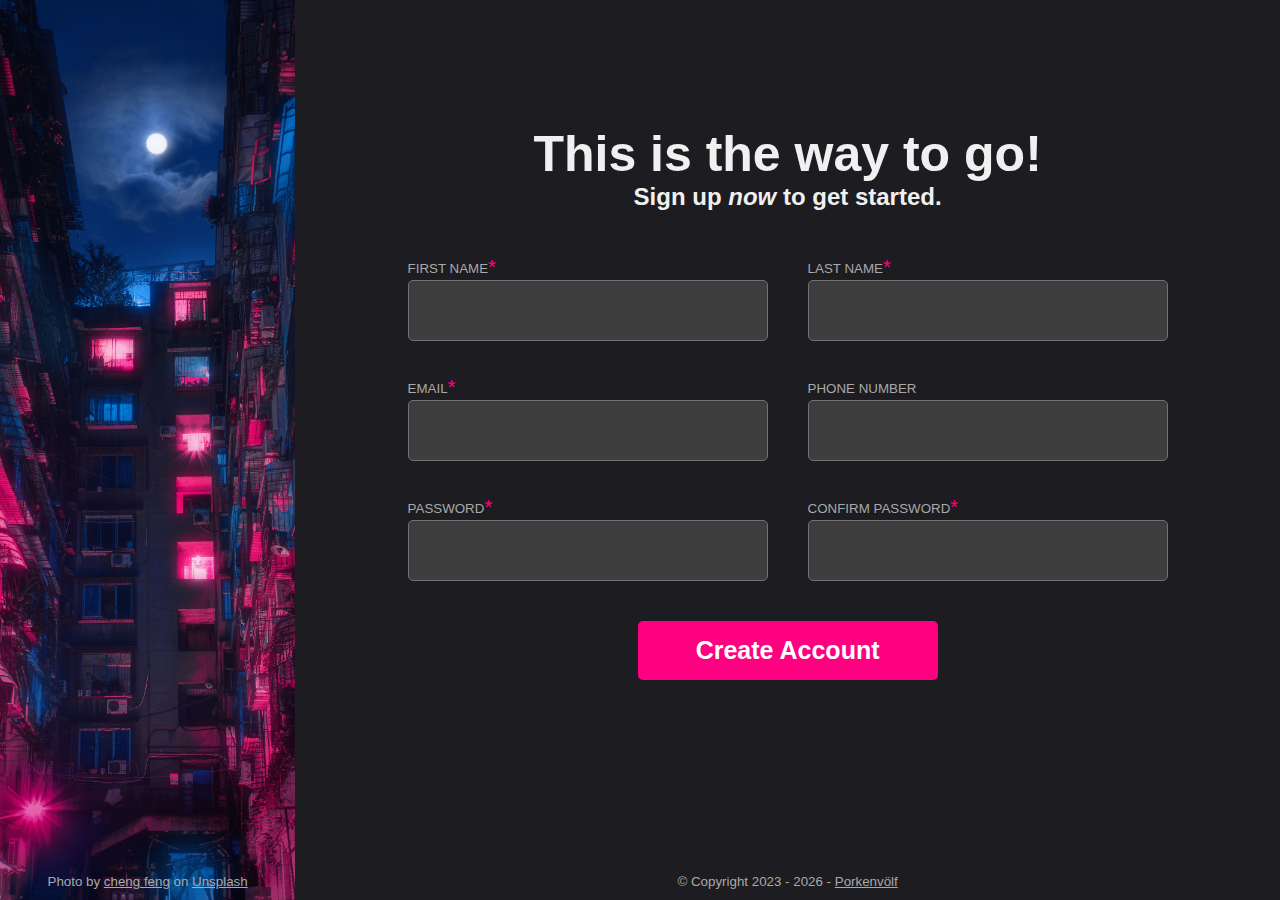
<file: index.html>
<!DOCTYPE html>
<html lang="en">
    <head>
        <meta charset="UTF-8" />
        <meta http-equiv="X-UA-Compatible" content="IE=edge" />
        <meta name="viewport" content="width=device-width, initial-scale=1.0" />
        <title>Sign up!</title>
        <link rel="stylesheet" href="equalize.css" />

        <link rel="stylesheet" href="style.css" />
        <script src="./js/footer.js" defer></script>
        <script src="./js/validation.js" defer></script>
    </head>
    <body>
        <div class="panelLeft">
            <div class="credits">
                <small>
                    Photo by
                    <a
                        href="https://unsplash.com/@chengfengrecord?utm_source=unsplash&utm_medium=referral&utm_content=creditCopyText"
                        >cheng feng</a
                    >
                    on
                    <a
                        href="https://unsplash.com/es/fotos/psdV2Rl-GvU?utm_source=unsplash&utm_medium=referral&utm_content=creditCopyText"
                        >Unsplash</a
                    >
                </small>
            </div>
        </div>
        <div class="panelRight">
            <div class="container">
                <div class="title-box">
                    <h1>This is the way to go!</h1>
                    <h2>Sign up <em>now</em> to get started.</h2>
                </div>
                <form action="">
                    <div class="sub-form">
                        <div class="form-item">
                            <label
                                for="first-name"
                                aria-label="first name"
                                class="required"
                            >
                                FIRST NAME
                            </label>
                            <input
                                required
                                aria-required="true"
                                type="text"
                                id="first-name"
                                name="first-name"
                                placeholder=" "
                                minlength="2"
                                maxlength="15"
                            />
                        </div>
                        <div class="form-item">
                            <label
                                for="last-name"
                                class="required"
                                aria-label="last name"
                            >
                                LAST NAME
                            </label>
                            <input
                                required
                                aria-required="true"
                                type="text"
                                id="last-name"
                                name="last-name"
                                placeholder=" "
                                minlength="2"
                                maxlength="15"
                            />
                        </div>
                    </div>
                    <div class="sub-form">
                        <div class="form-item">
                            <label
                                for="email"
                                class="required"
                                aria-label="email"
                            >
                                EMAIL
                            </label>
                            <input
                                required
                                aria-required="true"
                                type="email"
                                id="email"
                                name="email"
                                placeholder=" "
                            />
                        </div>
                        <div class="form-item">
                            <label for="phone" aria-label="phone number">
                                PHONE NUMBER
                            </label>
                            <input
                                type="tel"
                                id="phone"
                                name="phone"
                                placeholder=" "
                                maxlength="15"
                            />
                        </div>
                    </div>
                    <div class="sub-form">
                        <div class="form-item">
                            <label
                                for="password"
                                class="required"
                                aria-label="password"
                            >
                                PASSWORD
                            </label>
                            <input
                                required
                                aria-required="true"
                                type="password"
                                id="password"
                                name="password"
                                placeholder=" "
                                minlength="8"
                            />
                        </div>
                        <div class="form-item">
                            <label
                                for="confirm-password"
                                class="required"
                                aria-label="confirm password"
                            >
                                CONFIRM PASSWORD
                            </label>
                            <input
                                required
                                aria-required="true"
                                type="password"
                                id="confirm-password"
                                name="confirm-password"
                                placeholder=" "
                                minlength="8"
                            />
                        </div>
                    </div>
                    <div class="form-item">
                        <button>Create Account</button>
                    </div>
                </form>
                <footer>
                    <small>
                        &copy; Copyright <span id="firstYear">2023</span> -
                        <span id="currentYear"></span
                        ><a
                            href="https://github.com/porkenvolf"
                            target="”_blank”"
                            >Porkenvölf
                        </a>
                    </small>
                </footer>
            </div>
        </div>
    </body>
</html>
</file>
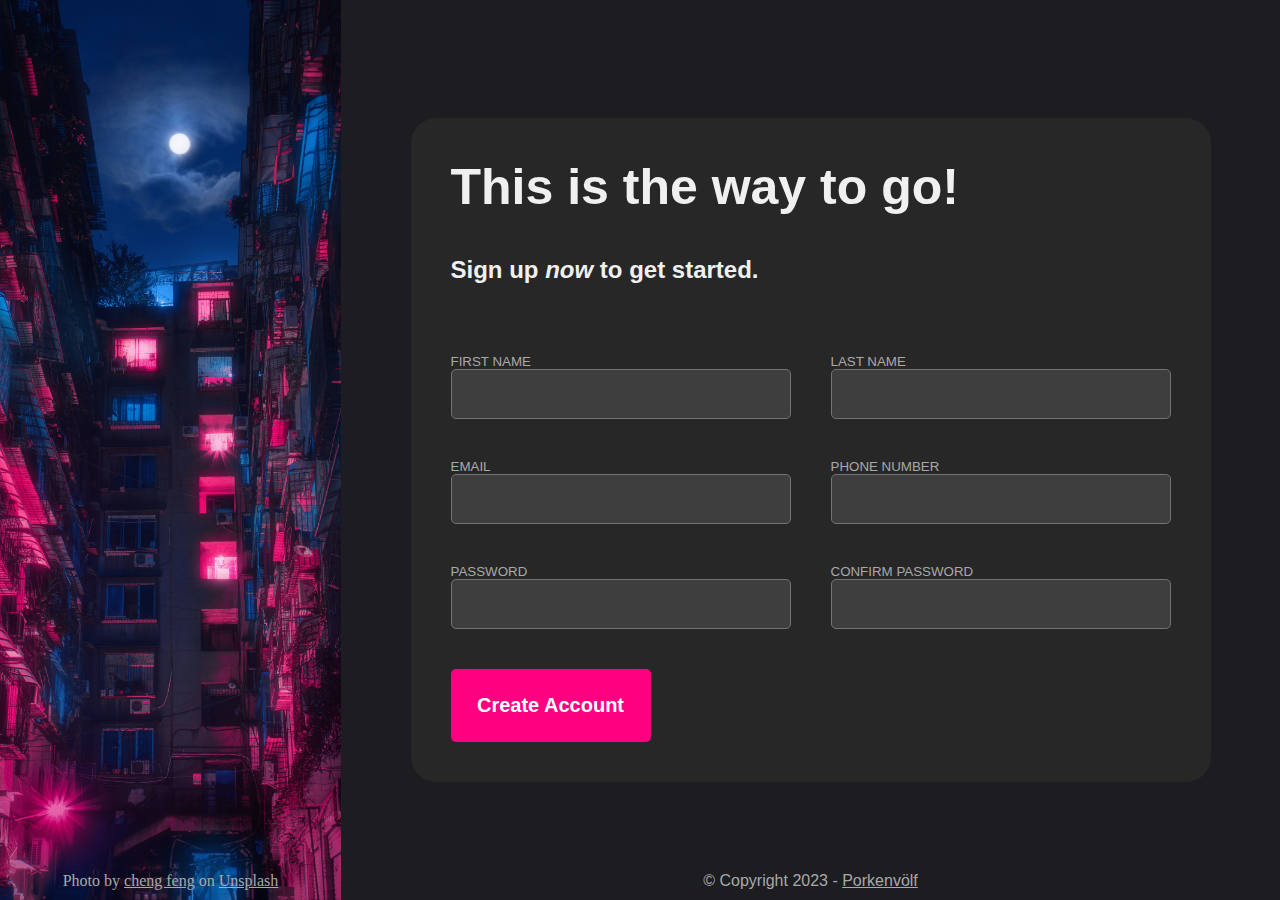
<file: src/index.html>
<!DOCTYPE html>
<html lang="en">
    <head>
        <meta charset="UTF-8" />
        <meta http-equiv="X-UA-Compatible" content="IE=edge" />
        <meta name="viewport" content="width=device-width, initial-scale=1.0" />
        <title>Sign up!</title>
        <link rel="stylesheet" href="equalize.css" />
        <link rel="stylesheet" href="style.css" />
    </head>
    <body>
        <div class="panelLeft">
            <div class="credits">
                Photo by
                <a
                    href="https://unsplash.com/@chengfengrecord?utm_source=unsplash&utm_medium=referral&utm_content=creditCopyText"
                    >cheng feng</a
                >
                on
                <a
                    href="https://unsplash.com/es/fotos/psdV2Rl-GvU?utm_source=unsplash&utm_medium=referral&utm_content=creditCopyText"
                    >Unsplash</a
                >
            </div>
        </div>
        <div class="panelRight">
            <div class="container">
                <div class="title-box">
                    <h1>This is the way to go!</h1>
                    <h2>Sign up <em>now</em> to get started.</h2>
                </div>
                <form action="">
                    <div class="sub-form">
                        <div class="form-item">
                            <label for="first-name">FIRST NAME</label>
                            <input
                                type="text"
                                id="first-name"
                                name="first-name"
                            />
                        </div>
                        <div class="form-item">
                            <label for="last-name">LAST NAME</label>
                            <input
                                type="text"
                                id="last-name"
                                name="last-name"
                            />
                        </div>
                    </div>
                    <div class="sub-form">
                        <div class="form-item">
                            <label for="email">EMAIL</label>
                            <input type="email" id="email" name="email" />
                        </div>
                        <div class="form-item">
                            <label for="phone">PHONE NUMBER</label>
                            <input type="number" id="phone" name="phone" />
                        </div>
                    </div>
                    <div class="sub-form">
                        <div class="form-item">
                            <label for="password">PASSWORD</label>
                            <input
                                type="password"
                                id="password"
                                name="password"
                            />
                        </div>
                        <div class="form-item">
                            <label for="phone">CONFIRM PASSWORD</label>
                            <input
                                type="password"
                                id="confirm-password"
                                name="confirm-password"
                            />
                        </div>
                    </div>
                    <div class="form-item">
                        <button>Create Account</button>
                    </div>
                </form>
            </div>
            <footer class="credits">
                &copy; Copyright <span id="firstYear">2023</span> -
                    <span id="currentYear"></span
                    ><a href="https://github.com/porkenvolf" target="”_blank”"
                        >Porkenvölf</a
                    >
            </footer>
        </div>
    </body>
</html>
</file>
<file: equalize.css>
/* To make your forms' appearance consistent with the rest of your content */
* {
    padding: 0;
    margin: 0;
    box-sizing: border-box;
}
button,
input,
select,
textarea {
    font-family: inherit;
    font-size: 100%;
}
input,
textarea,
select,
button {
    width: 150px;
}
</file>
<file: style.css>
:root {
    --bgColor1: rgb(28, 28, 33);
    --bgColor2: rgb(62, 62, 62);
    --borderColor1: rgb(115, 115, 115);

    --textColor1: rgb(240, 240, 240);
    --textColor2: rgb(169, 169, 169);

    --primaryColor: rgb(255, 0, 128);
    --primaryColorLight: rgb(255, 83, 169);
}
body {
    display: flex;
    min-height: 100vh;
}

.panelLeft {
    position: relative;
    display: flex;
    justify-content: center;
    align-items: flex-end;
    flex-grow: 3;
    flex-shrink: 10;
    background: url(cheng-feng.jpg);
    background-size: cover;
    background-position: top;
    color: var(--textColor2);
    overflow: hidden;
}
.credits {
    padding: 10px;
    position: absolute;
    z-index: 1;
    bottom: 0;
    white-space: nowrap;
    overflow: hidden;
    color: var(--textColor2);
    font-family: sans-serif;
    font-size: 16px;
}
.credits a {
    color: var(--textColor2);
}

.panelRight {
    flex-grow: 2;
    flex-shrink: 1;
    display: flex;
    flex-direction: column;
    justify-content: space-between;
    align-items: center;
    background: var(--bgColor1);
    font-family: sans-serif;
    color: var(--textColor1);
}
.panelRight .container {
    width: min(100%, 800px);
    display: flex;
    flex-direction: column;
    justify-content: space-between;
    border-radius: 25px;
    background: var(--bgColor1);
    height: 100%;
}
.title-box {
    display: flex;
    flex-direction: column;
    justify-content: center;
    text-align: center;
}
form {
    flex: 1;
}
h1 {
    font-size: 50px;
    margin-top: 125px;
}
h2 {
    margin-bottom: 30px;
}

.sub-form {
    display: flex;
    flex-wrap: wrap;
}
.form-item {
    position: relative;
    flex: 1;
    display: flex;
    flex-direction: column;
    min-width: 250px;
    padding: 20px;
}
label {
    font-size: smaller;
    color: var(--textColor2);
    margin-bottom: 4px;
}
.required::after {
    color: var(--primaryColor);
    font-size: 20px;
    content: "*";
    position: absolute;
    top: 15px;
}
input,
button {
    color: white;
    border-radius: 5px;
    padding: 15px;
}
input {
    font-size: 25px;
    border: 1px solid var(--borderColor1);
    width: 100%;
    background-color: var(--bgColor2);
    color: var(--textColor1);
}
input:focus {
    outline: 0;
    background-color: rgb(85, 85, 85);
}
input:invalid {
    border: 1px solid var(--primaryColor);
}
input:-webkit-autofill {
    -webkit-text-fill-color: var(--textColor1);
    -webkit-box-shadow: 0 0 0 40px var(--bgColor2) inset !important;
}
input:placeholder-shown {
    border: 1px solid var(--borderColor1);
}
button {
    align-self: center;
    padding: 15px;
    font-weight: bolder;
    font-size: 25px;
    min-width: 300px;
    border: none;
    background-color: var(--primaryColor);
}
button:hover {
    background-color: var(--primaryColorLight);
    cursor: pointer;
}
footer {
    text-align: center;
    padding: 10px;
    color: var(--textColor2);
}
footer a {
    color: var(--textColor2);
}
</file>
<file: src/equalize.css>
/* To make your forms' appearance consistent with the rest of your content */
* {
    padding: 0;
    margin: 0;
    box-sizing: border-box;
}
button,
input,
select,
textarea {
    font-family: inherit;
    font-size: 100%;
}
input,
textarea,
select,
button {
    width: 150px;
}
</file>
<file: src/style.css>
:root {
    --bgColor1: rgb(39, 39, 39);
    --bgColor2: rgb(62, 62, 62);
    --borderColor1: rgb(115, 115, 115);

    --textColor1: rgb(240, 240, 240);
    --textColor2: rgb(169, 169, 169);
}
body {
    display: flex;

    min-height: 100vh;
}

.panelLeft {
    position: relative;
    display: flex;
    justify-content: center;
    align-items: flex-end;
    flex-grow: 2;
    flex-shrink: 10;
    background: url(/extras/cheng-feng-psdV2Rl-GvU-unsplash.jpg);
    background-size: cover;
    background-position: top;
    color: var(--textColor2);
    overflow: hidden;
}
.credits {
    padding: 10px;
    position: absolute;
    z-index: 1;
    bottom: 0;
    white-space: nowrap;
    overflow: hidden;
    color: var(--textColor2);
}
.credits a {
    color: var(--textColor2);
}

.panelRight {
    flex-grow: 2;
    flex-shrink: 1;
    display: flex;
    flex-direction: column;
    justify-content: center;
    align-items: center;
    background: rgb(28, 28, 33);
    font-family: sans-serif;
    color: var(--textColor1);
}
.panelRight .container {
    position: relative;
    z-index: 2;
    width: min(100%, 800px);
    display: flex;
    flex-direction: column;
    border: none;
    border-radius: 25px;
    padding: 20px;
    background-color: var(--bgColor1);
}
.title-box {
    flex: 2;
    display: flex;
    flex-direction: column;
    justify-content: center;
}
h1 {
    font-size: 50px;
    padding: 20px;
}
h2 {
    margin-bottom: 30px;
    padding: 20px;
}
form {
    flex: 5;
    gap: 20px;
}
.sub-form {
    display: flex;
    flex-wrap: wrap;
}
.form-item {
    flex: 1;
    display: flex;
    flex-direction: column;
    min-width: 250px;
    padding: 20px;
}
label {
    font-size: smaller;
    color: var(--textColor2);
}
input,
button {
    color: white;
    border-radius: 5px;
    padding: 15px;
}
input {
    border: 1px solid var(--borderColor1);
    width: 100%;
    background-color: var(--bgColor2);
}
button {
    padding: 25px;
    font-weight: 800;
    font-size: 20px;
    min-width: 200px;
    border: none;
    background-color: rgb(255, 0, 128);
}
</file>
